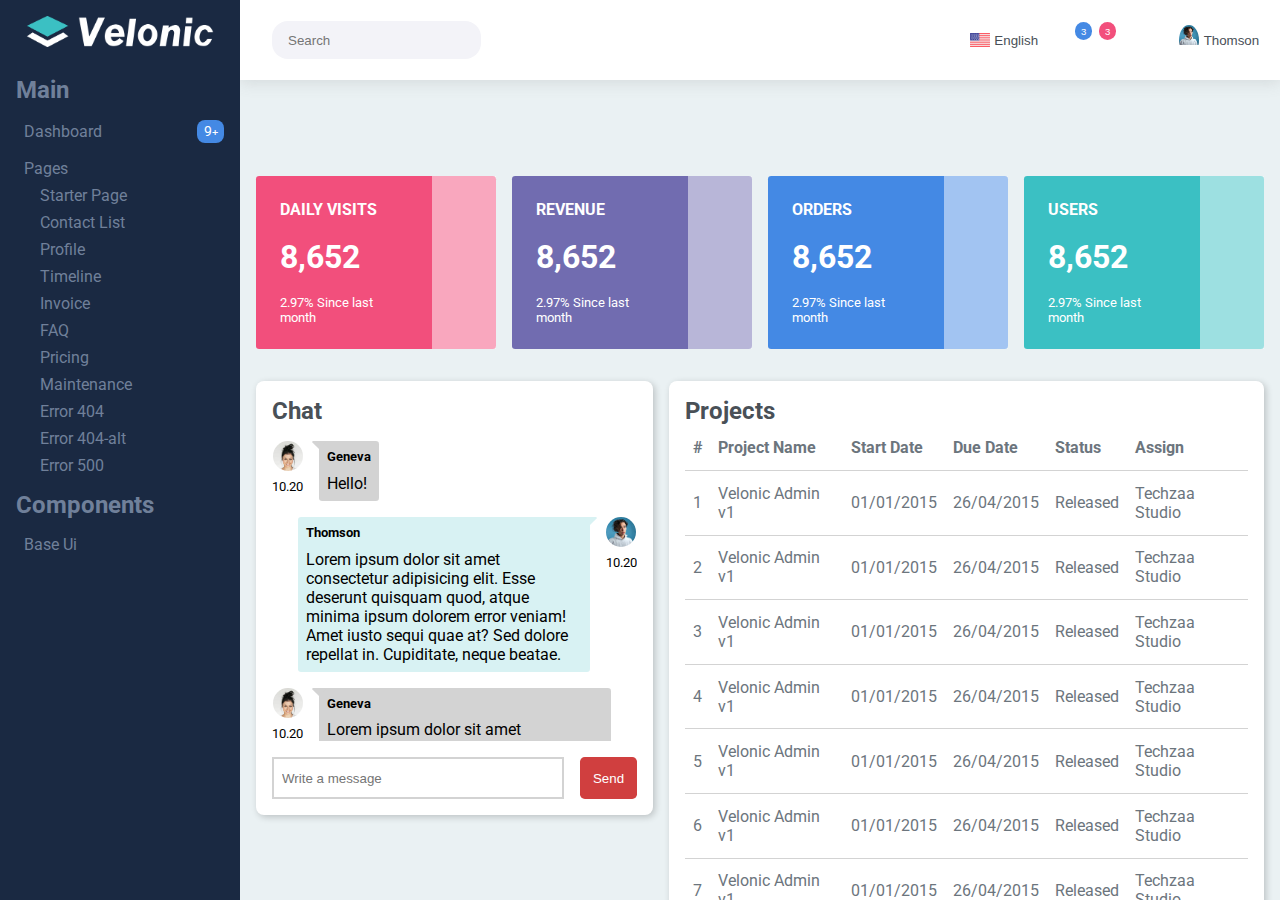
<file: index.html>
<!DOCTYPE html>
<html lang="en">

<head>
  <meta charset="UTF-8">
  <meta name="viewport" content="width=device-width, initial-scale=1.0">
  <link rel="stylesheet" href="https://cdnjs.cloudflare.com/ajax/libs/font-awesome/6.4.2/css/all.min.css"
    integrity="sha512-z3gLpd7yknf1YoNbCzqRKc4qyor8gaKU1qmn+CShxbuBusANI9QpRohGBreCFkKxLhei6S9CQXFEbbKuqLg0DA=="
    crossorigin="anonymous" referrerpolicy="no-referrer" />

  <link rel="preconnect" href="https://fonts.googleapis.com">
  <link rel="preconnect" href="https://fonts.gstatic.com" crossorigin>
  <link href="https://fonts.googleapis.com/css2?family=Roboto:wght@400;700&display=swap" rel="stylesheet">
  <link rel="stylesheet" href="css/style.css">
  <title>Document</title>
</head>

<body>
  <div class="container">

    <!-- sidebar -->
    <aside class="sidebar">
      <div class="logo">
        <img src="./img/logo-3711f1d8.png" alt="Velonic" width="90%">
      </div>

      <div class="sidebar-menu">
        <!-- menu main -->
        <div class="sidebar-menu-main">
          <h2>Main</h2>
          <ul class="sidebar-list">
            <li class="sidebar-list-item">
              <a href="#">
                <i class="fa-solid fa-gauge-high"></i>
                <span class="sidebar-list-list-item-text">Dashboard</span>
                <div class="badge">9<span>+</span></div>
              </a>
            </li>

            <li class="sidebar-list-item">
              <a href="#">
                <i class="fa-regular fa-newspaper"></i>
                <span class="sidebar-list-list-item-text">Pages</span>
                <i class="fa-solid fa-angle-down"></i>
              </a>
              <ul class="sidebar-list-sublist">
                <li>
                  <a href="">Starter Page</a>
                </li>
                <li>
                  <a href="#">Contact List</a>
                </li>
                <li>
                  <a href="#">Profile</a>
                </li>
                <li>
                  <a href="#">Timeline</a>
                </li>
                <li>
                  <a href="#">Invoice</a>
                </li>
                <li>
                  <a href="#">FAQ</a>
                </li>
                <li>
                  <a href="#">Pricing</a>
                </li>
                <li>
                  <a href="#">Maintenance</a>
                </li>
                <li>
                  <a href="#">Error 404</a>
                </li>
                <li>
                  <a href="#">Error 404-alt</a>
                </li>
                <li>
                  <a href="#">Error 500</a>
                </li>
              </ul>
            </li>
          </ul>
        </div>

        <!-- menu components -->
        <div class="sidebar-menu-components">
          <h2>Components</h2>
          <ul class="sidebar-list">
            <li class="sidebar-list-item">
              <a href="#">
                <i class="fa-solid fa-gauge-high"></i>
                <span class="sidebar-list-list-item-text">Base Ui </span>
                <i class="fa-solid fa-angle-down"></i>
              </a>
            </li>
          </ul>
        </div>
      </div>
    </aside>
    <!-- /sidebar -->

    <!-- main -->
    <main class="main">

      <!-- main header -->
      <header class="main-header">
        <div class="col">
          <a href="#" class="menu btn"><i class="fa-solid fa-bars"></i></a>
          <label class="display-none" for="search">Search</label>

          <div class="search-input">
            <input id="search" type="text" placeholder="Search">
            <i class="fa-solid fa-magnifying-glass"></i>
          </div>
        </div>

        <div class="col">
          <div class="select-language select-button">
            <button class="btn">
              <img class="flag select-button-img" src="./img/download.jpeg" alt="">
              <span>English</span>
              <i class="fa-solid fa-angle-down"></i>
            </button>
          </div>

          <ul class="list-icon">
            <li>
              <button class="btn">
                <i class="fa-regular fa-envelope"></i>
                <div class="btn-badge cyan">3</div>
              </button>
            </li>
            <li>
              <button class="btn">
                <i class="fa-regular fa-bell"></i>
                <div class="btn-badge pink">3</div>
              </button>
            </li>
            <li>
              <button class="btn">
                <i class="fa-solid fa-gear"></i>
              </button>
            </li>
            <li>
              <button class="btn">
                <i class="fa-regular fa-moon"></i>
              </button>
            </li>
          </ul>

          <div class="profile select-button">
            <button class="btn">
              <div class="avatar select-button-img">
                <img src="./img/avatar-1-d6485790.jpg" alt="">
              </div>
              <div class="name">
                Thomson
              </div>
              <i class="fa-solid fa-angle-down"></i>
            </button>
          </div>
        </div>
      </header>
      <!-- /main header -->

      <!-- main content -->
      <div class="main-content">
        <div class="main-top-bar"></div>
        <div class="main-container">
          <div class="row">
            <div class="card visits">
              <div class="card-text">
                <h2 class="card-title">
                  DAILY VISITS
                </h2>
                <h3 class="card-subtitle">8,652</h3>
                <p class="card-content">
                  2.97% Since last month
                </p>
              </div>
              <div class="card-icon">
                <i class="fa-solid fa-eye"></i>
              </div>
            </div>
            <div class="card revenue">
              <div class="card-text">
                <h2 class="card-title">
                  REVENUE
                </h2>
                <h3 class="card-subtitle">8,652</h3>
                <p class="card-content">
                  2.97% Since last month
                </p>
              </div>
              <div class="card-icon">
                <i class="fa-solid fa-eye"></i>
              </div>
            </div>
            <div class="card orders">
              <div class="card-text">
                <h2 class="card-title">
                  ORDERS
                </h2>
                <h3 class="card-subtitle">8,652</h3>
                <p class="card-content">
                  2.97% Since last month
                </p>
              </div>
              <div class="card-icon">
                <i class="fa-solid fa-eye"></i>
              </div>
            </div>
            <div class="card users">
              <div class="card-text">
                <h2 class="card-title">
                  USERS
                </h2>
                <h3 class="card-subtitle">8,652</h3>
                <p class="card-content">
                  2.97% Since last month
                </p>
              </div>
              <div class="card-icon">
                <i class="fa-solid fa-eye"></i>
              </div>
            </div>
          </div>

          <!-- second row -->
          <div class="row">
            <!-- chat -->
            <div class="col box white-box-shadow chat">
              <div class="box-header">
                <h2 class="box-header-title">Chat</h2>
                <ul class="box-header-buttons ul-no-list-style ul-inline">
                  <li><button class="btn"><i class="fa-solid fa-rotate"></i></button></li>
                  <li><button class="btn"><i class="fa-solid fa-minus"></i></button></li>
                  <li><button class="btn"><i class="fa-solid fa-x"></i></button></li>
                </ul>
              </div>

              <div class="box-content">
                <div class="chat-row message-received">
                  <div class="chat-user">
                    <div class="avatar">
                      <img src="./img/avatar-5-7f5e107a.jpg" alt="">
                    </div>
                    <time datetime="10:20">10.20</time>
                  </div>
                  <div class="chat-message">
                    <h3 class="sender">Geneva</h3>
                    <p>Hello!</p>
                  </div>
                </div>
                <div class="chat-row message-sent">
                  <div class="chat-user">
                    <div class="avatar">
                      <img src="./img/avatar-1-d6485790.jpg" alt="">
                    </div>
                    <time datetime="10:20">10.20</time>
                  </div>
                  <div class="chat-message">
                    <h3 class="sender">Thomson</h3>
                    <p>Lorem ipsum dolor sit amet consectetur adipisicing elit. Esse deserunt quisquam quod, atque
                      minima ipsum dolorem error veniam! Amet iusto sequi quae at? Sed dolore repellat in. Cupiditate,
                      neque beatae.</p>
                  </div>
                </div>
                <div class="chat-row message-received">
                  <div class="chat-user">
                    <div class="avatar">
                      <img src="./img/avatar-5-7f5e107a.jpg" alt="">
                    </div>
                    <time datetime="10:20">10.20</time>
                  </div>
                  <div class="chat-message">
                    <h3 class="sender">Geneva</h3>
                    <p>Lorem ipsum dolor sit amet consectetur adipisicing elit. Esse deserunt quisquam quod, atque
                      minima ipsum dolorem error veniam! Amet iusto sequi quae at? Sed dolore repellat in. Cupiditate,
                      neque beatae.</p>
                  </div>
                </div>
                <div class="chat-row message-sent">
                  <div class="chat-user">
                    <div class="avatar">
                      <img src="./img/avatar-1-d6485790.jpg" alt="">
                    </div>
                    <time datetime="10:20">10.20</time>
                  </div>
                  <div class="chat-message">
                    <h3 class="sender">Thomson</h3>
                    <p>Lorem ipsum dolor sit amet consectetur adipisicing elit. Esse deserunt quisquam quod, atque
                      minima ipsum dolorem error veniam! Amet iusto sequi quae at? Sed dolore repellat in. Cupiditate,
                      neque beatae.</p>
                  </div>
                </div>
                <div class="chat-row message-received">
                  <div class="chat-user">
                    <div class="avatar">
                      <img src="./img/avatar-5-7f5e107a.jpg" alt="">
                    </div>
                    <time datetime="10:20">10.20</time>
                  </div>
                  <div class="chat-message">
                    <h3 class="sender">Geneva</h3>
                    <p>Lorem ipsum dolor sit amet consectetur adipisicing elit. Esse deserunt quisquam quod, atque
                      minima ipsum dolorem error veniam! Amet iusto sequi quae at? Sed dolore repellat in. Cupiditate,
                      neque beatae.</p>
                  </div>
                </div>
                <div class="chat-row message-sent">
                  <div class="chat-user">
                    <div class="avatar">
                      <img src="./img/avatar-1-d6485790.jpg" alt="">
                    </div>
                    <time datetime="10:20">10.20</time>
                  </div>
                  <div class="chat-message">
                    <h3 class="sender">Thomson</h3>
                    <p>Lorem ipsum dolor sit amet consectetur adipisicing elit. Esse deserunt quisquam quod, atque
                      minima ipsum dolorem error veniam! Amet iusto sequi quae at? Sed dolore repellat in. Cupiditate,
                      neque beatae.</p>
                  </div>
                </div>
                <div class="chat-row message-received">
                  <div class="chat-user">
                    <div class="avatar">
                      <img src="./img/avatar-5-7f5e107a.jpg" alt="">
                    </div>
                    <time datetime="10:20">10.20</time>
                  </div>
                  <div class="chat-message">
                    <h3 class="sender">Geneva</h3>
                    <p>Lorem ipsum dolor sit amet consectetur adipisicing elit. Esse deserunt quisquam quod, atque
                      minima ipsum dolorem error veniam! Amet iusto sequi quae at? Sed dolore repellat in. Cupiditate,
                      neque beatae.</p>
                  </div>
                </div>
              </div>

              <div class="box-footer">
                <input class="input-message" type="text" placeholder="Write a message">
                <button class="message-submit btn-fill orange">Send</button>
              </div>
            </div>
            <!-- /chat -->

            <div class="col white-box-shadow table">
              <div class="box-header">
                <h2 class="box-header-title">Projects</h2>
                <ul class="box-header-buttons ul-no-list-style ul-inline">
                  <li><button class="btn"><i class="fa-solid fa-rotate"></i></button></li>
                  <li><button class="btn"><i class="fa-solid fa-minus"></i></button></li>
                  <li><button class="btn"><i class="fa-solid fa-x"></i></button></li>
                </ul>
              </div>

              <div class="box-content box-content-table">
                <table class="project-table">
                  <thead>
                    <tr>
                      <th>#</th>
                      <th>Project Name</th>
                      <th>Start Date</th>
                      <th>Due Date</th>
                      <th>Status</th>
                      <th>Assign</th>
                    </tr>
                  </thead>

                  <tbody>
                    <tr>
                      <td>1</td>
                      <td>Velonic Admin v1</td>
                      <td>01/01/2015</td>
                      <td>26/04/2015</td>
                      <td>Released</td>
                      <td>Techzaa Studio</td>
                    </tr>
                    <tr>
                      <td>2</td>
                      <td>Velonic Admin v1</td>
                      <td>01/01/2015</td>
                      <td>26/04/2015</td>
                      <td>Released</td>
                      <td>Techzaa Studio</td>
                    </tr>
                    <tr>
                      <td>3</td>
                      <td>Velonic Admin v1</td>
                      <td>01/01/2015</td>
                      <td>26/04/2015</td>
                      <td>Released</td>
                      <td>Techzaa Studio</td>
                    </tr>
                    <tr>
                      <td>4</td>
                      <td>Velonic Admin v1</td>
                      <td>01/01/2015</td>
                      <td>26/04/2015</td>
                      <td>Released</td>
                      <td>Techzaa Studio</td>
                    </tr>
                    <tr>
                      <td>5</td>
                      <td>Velonic Admin v1</td>
                      <td>01/01/2015</td>
                      <td>26/04/2015</td>
                      <td>Released</td>
                      <td>Techzaa Studio</td>
                    </tr>
                    <tr>
                      <td>6</td>
                      <td>Velonic Admin v1</td>
                      <td>01/01/2015</td>
                      <td>26/04/2015</td>
                      <td>Released</td>
                      <td>Techzaa Studio</td>
                    </tr>
                    <tr>
                      <td>7</td>
                      <td>Velonic Admin v1</td>
                      <td>01/01/2015</td>
                      <td>26/04/2015</td>
                      <td>Released</td>
                      <td>Techzaa Studio</td>
                    </tr>
                    <tr>
                      <td>7</td>
                      <td>Velonic Admin v1</td>
                      <td>01/01/2015</td>
                      <td>26/04/2015</td>
                      <td>Released</td>
                      <td>Techzaa Studio</td>
                    </tr>
                    <tr>
                      <td>7</td>
                      <td>Velonic Admin v1</td>
                      <td>01/01/2015</td>
                      <td>26/04/2015</td>
                      <td>Released</td>
                      <td>Techzaa Studio</td>
                    </tr>
                  </tbody>
                </table>
              </div>
            </div>
          </div>
        </div>

        <!-- /second row -->

      </div>
    </main>

  </div>
</body>

</html>
</file>
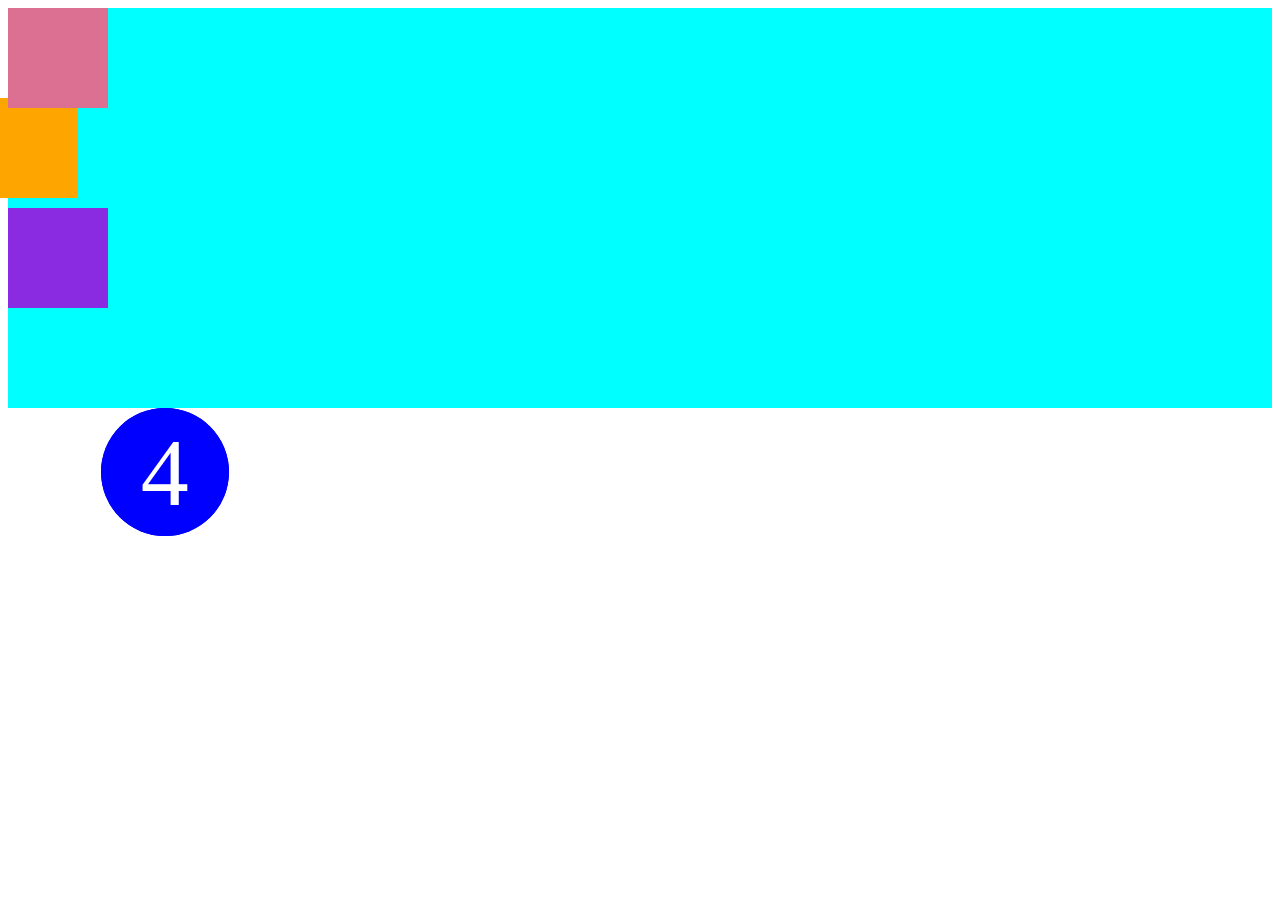
<file: positioning.html>
<!DOCTYPE html>
<html lang="en">

<head>
  <meta charset="UTF-8">
  <meta name="viewport" content="width=device-width, initial-scale=1.0">
  <link rel="stylesheet" href="https://cdnjs.cloudflare.com/ajax/libs/font-awesome/6.4.2/css/all.min.css"
    integrity="sha512-z3gLpd7yknf1YoNbCzqRKc4qyor8gaKU1qmn+CShxbuBusANI9QpRohGBreCFkKxLhei6S9CQXFEbbKuqLg0DA=="
    crossorigin="anonymous" referrerpolicy="no-referrer" />

  <link rel="stylesheet" href="css/style-position.css">
  <title>Document</title>
</head>

<body>
  <div class="container">
    <div class="square"></div>
    <div class="square position-relative"></div>
    <div class="square position-absolute"></div>
    <div class="square"></div>
  </div>


  <div class="icon-container">
    <i class="fa-regular fa-envelope"></i>
    <div class="badge z-1">4</div>
    <div class="badge">5</div>
  </div>

</body>

</html>
</file>
<file: css/style.css>
* {
  margin: 0;
  padding: 0;
  box-sizing: border-box;
}

html {
  font-family: 'Roboto', sans-serif;
}

.display-none {
  display: none;
}

.ul-no-list-style {
  list-style: none;
}
.ul-inline {
  display: flex;
  gap: 1rem;
}

.btn {
  position: relative;
  display: flex;
  justify-content: center;
  align-items: center;
  background: transparent;
  border: none;
  color: #495057;
  text-decoration: none;
}
.btn:hover,
.btn:active,
.btn:focus {
  color: #3bc0c3;
  cursor: pointer;
}
.btn-badge {
  position: absolute;
  /* top: -80%;
  right: -70%; */
  bottom: 60%;
  left: 60%;
  display: flex;
  justify-content: center;
  align-items: center;
  height: 1.1rem; 
  padding: 0.2rem;
  aspect-ratio: 1 / 1 ;
  border-radius: 100%;
  font-size: 0.6rem;
  color: white;
}
.btn-badge.cyan {
  background-color: rgb(68, 137, 228);

}
.btn-badge.pink {
  background-color: #f24f7c;
}

.btn-fill {
  border: 0;
  padding: 0.8rem;
  border-radius: 0.3rem;
  cursor: pointer;
}
.btn-fill.orange {
  background-color: #d03f3f;
  color: white;
}
.btn-fill:hover.orange, 
.btn-fill:active.orange, 
.btn-fill:focus.orange {
  background-color: #9d3131;
}

.badge {
  padding: 0.2rem 0.4rem;
  border-radius: 0.5rem;
  color: white;
  font-size: 0.9rem;
  background-color: #4489E4;
}
.badge > span {
  font-size: 0.7rem;
}

.avatar {
  width: 30px;
  height: 30px;
  overflow: hidden;
  border-radius: 100%;
}
.avatar img{
  width: 100%;
}

.container {
  display: flex;
  /* altezza della viewport */
  height: 100vh; 
  /* non puo uscire la scrollbar */
  overflow: hidden;
  background-color: pink;
}

.sidebar {
  display: flex;
  flex-direction: column;
  /* questo serve per evitare che flex ridimensioni in automatico la larghezza */
  flex-shrink: 0;
  width: 240px;
  background-color: #1A2942;
  color: #70809a;
}
.sidebar .logo {
  padding: 1rem;
  text-align: center;
  height: 60px;
}
.sidebar .sidebar-menu {
  padding: 1rem;
  overflow-y: auto;
  /* max-height: calc(100% - 80px); */
}

.sidebar ul
{
  list-style: none;
}
.sidebar .sidebar-list .sidebar-list-sublist {
  margin-left: 1.5rem;
}

.sidebar .sidebar-list .sidebar-list-sublist li {
  margin: 0.5rem 0;
}

.sidebar .sidebar-list .sidebar-list-item {
  margin: 1rem 0;
}

.sidebar .sidebar-list .sidebar-list-item a {
  display: flex;
  justify-content: space-between;
  align-items: center;
  gap: 0.5rem;
  text-decoration: none;
  color: #70809a;
}
.sidebar .sidebar-list .sidebar-list-item a:hover, 
.sidebar .sidebar-list .sidebar-list-item a:active, 
.sidebar .sidebar-list .sidebar-list-item a:focus {
  color: #3bc0c3;
}

.sidebar .sidebar-list .sidebar-list-item a .sidebar-list-list-item-text {
  flex-grow: 1;
 }


.main {
  flex-grow: 1;
  /* faccio uscire la scrollbar al container interno */
  overflow-y: auto;
  background-color: #EAF1F3;
}

.main-header {
  display: flex;
  justify-content: space-between;
  align-items: center;
  height: 80px;
  padding: 1rem;
  background-color: white;
  box-shadow: 0px 2px 15px rgba(111, 111, 111, 0.188);
}
.main-header .col {
  display: flex;
  align-items: center;
  gap: 1rem;
}
.main-header .menu {
  font-size: 1.5rem;
}
.search-input {
  padding: 0.2rem 0.5rem;
  border-radius: 1rem;
  background-color: #F3F3F8;
}
.search-input input {
  padding: 0.5rem;
  border: none;
  background-color: transparent;

}
.main-top-bar {
  height: 80px;
}

.select-button button {
  align-items: center;
  gap: 0.3rem;
}


.select-button .select-button-img {
  width: 20px;
}

.list-icon {
  list-style: none;
  display: flex;
  gap: 1.5rem;
  margin: 0 1rem;
}
.list-icon i {
  font-size: 1.4rem;
}

.main-container .row {
  display: flex;
  justify-content: space-between;
  align-items: flex-start;
  gap: 1rem;
  padding: 1rem;
}

.card {
  display: flex;
  justify-content: space-between;
  width: 25%;
  background-color: rgb(68, 137, 228);
  border-radius: 0.2rem;
  color: white;
}
.card-text {
  width: 80%;
  padding: 1.5rem;
}
.card-text .card-title {
  font-size: 1rem;
  margin-bottom: 1.2rem;
}
.card-text .card-subtitle {
  font-size: 2rem;
  margin-bottom: 1.2rem;
}
.card-text .card-content {
  font-size: 0.8rem;
}
.card-icon {
  display: flex;
  justify-content: center;
  align-items: center;
  width: 30%;
  background-color: rgba(255, 255, 255, 0.5);
  font-size: 2.5rem;
}
.card.visits {
  background-color: #F24F7C;
}
.card.orders {
  background-color: rgba#33B0E0;
}
.card.users {
  background-color: #3BC0C3;
}
.card.revenue {
  background-color: #716CB0;
}

.chat {
  width: 40%;
  background-color: #716CB0;
}
.table {
  width: 60%;
  background-color: violet;
}

.white-box-shadow {
  padding: 1rem;
  background-color: white;
  box-shadow: 2px 2px 7px rgba(0,0,0, 0.2);
  border-radius: 0.5rem;
}

.box > div:not(div:last-child ) {
  margin-bottom: 1rem;
}
/* .box > div:last-child {
  margin-bottom: 0;
} */

.box-header {
  display: flex;
  justify-content: space-between;
  align-items: center;
  color: #495057;
}
.box-content {
  max-height: 300px;
  overflow-y: auto;
}
.box-footer {
  display: flex;
  gap: 1rem;
  height: 42px;
}

.chat-row {
  display: flex;
  gap: 1rem;
  margin-bottom: 1rem;
  overflow: hidden;
}
.chat-user {
  display: flex;
  flex-direction: column;
  align-items: center;
}
.chat-user time {
  margin-top: 0.5rem;
  font-size: 0.8rem;
}
.chat-message {
  position: relative;
  padding: 0.5rem;
  border-radius: 0.2rem;
  max-width: 80%;
}
.message-sent {
  flex-direction: row-reverse;
}
.message-sent .chat-message {
  background-color: #D8F2F3;
}
.message-received .chat-message {
  background-color: lightgrey;
}
.chat-message .sender {
  font-size: 0.8rem;
  margin-bottom: 0.6rem;
}
.message-received .chat-message::before,
.message-sent .chat-message::before {
  position: absolute;
  top: -4px;
  content: '';
  display: block;
  width: 10px;
  height: 10px;
  transform: rotate(45deg);
}
.message-sent .chat-message::before {
  right: -5px;
  background-color: #D8F2F3;
}
.message-received .chat-message::before {
  left: -5px;
  background-color: lightgray;
}


.input-message {
  flex-grow: 1;
  padding: 0.5rem;
  border-color: lightgray;
  border-style: solid;
}

.box-content.box-content-table {
  max-height: 100%;
}
.project-table {
  width: 100%;
  border-collapse: collapse;
  color: #6C757D;
}
.project-table tr {
  border-bottom: 1px solid lightgray;
}
.project-table th {
  text-align: left;
}
.project-table th,
.project-table td {
  padding: 0.8rem 0.5rem;
}
</file>
<file: css/style-position.css>
.container {
  position: relative;
  width: 100%;
  height: 400px;
  background-color: aqua;
}

.square {
  width: 100px;
  height: 100px;
  background-color: blueviolet;
}


.position-relative {
  position: relative;
  /* top: -1rem; */
  /* left: 10px; */
  right: 30px;
  bottom: 10px;
  background-color: orange;
}

.position-absolute {
  position: absolute;
  top: 0;
  left: 0;
  background-color: palevioletred;
}

.icon-container {
  position: relative;
  display: flex;
  justify-content: center;
  align-items: center;
  font-size: 10rem;
  width: 12rem;
}

.badge {
  position: absolute;
  top: -15%;
  right: -15%;
  display: flex;
  justify-content: center;
  align-items: center;
  border-radius: 100%;
  height: 8rem;
  width: 8rem;
  background-color: blue;
  font-size: 6rem;
  color: white;
}

.z-1 {
  z-index: 1;
}

.z-2 {
  z-index: 2;
}
</file>
